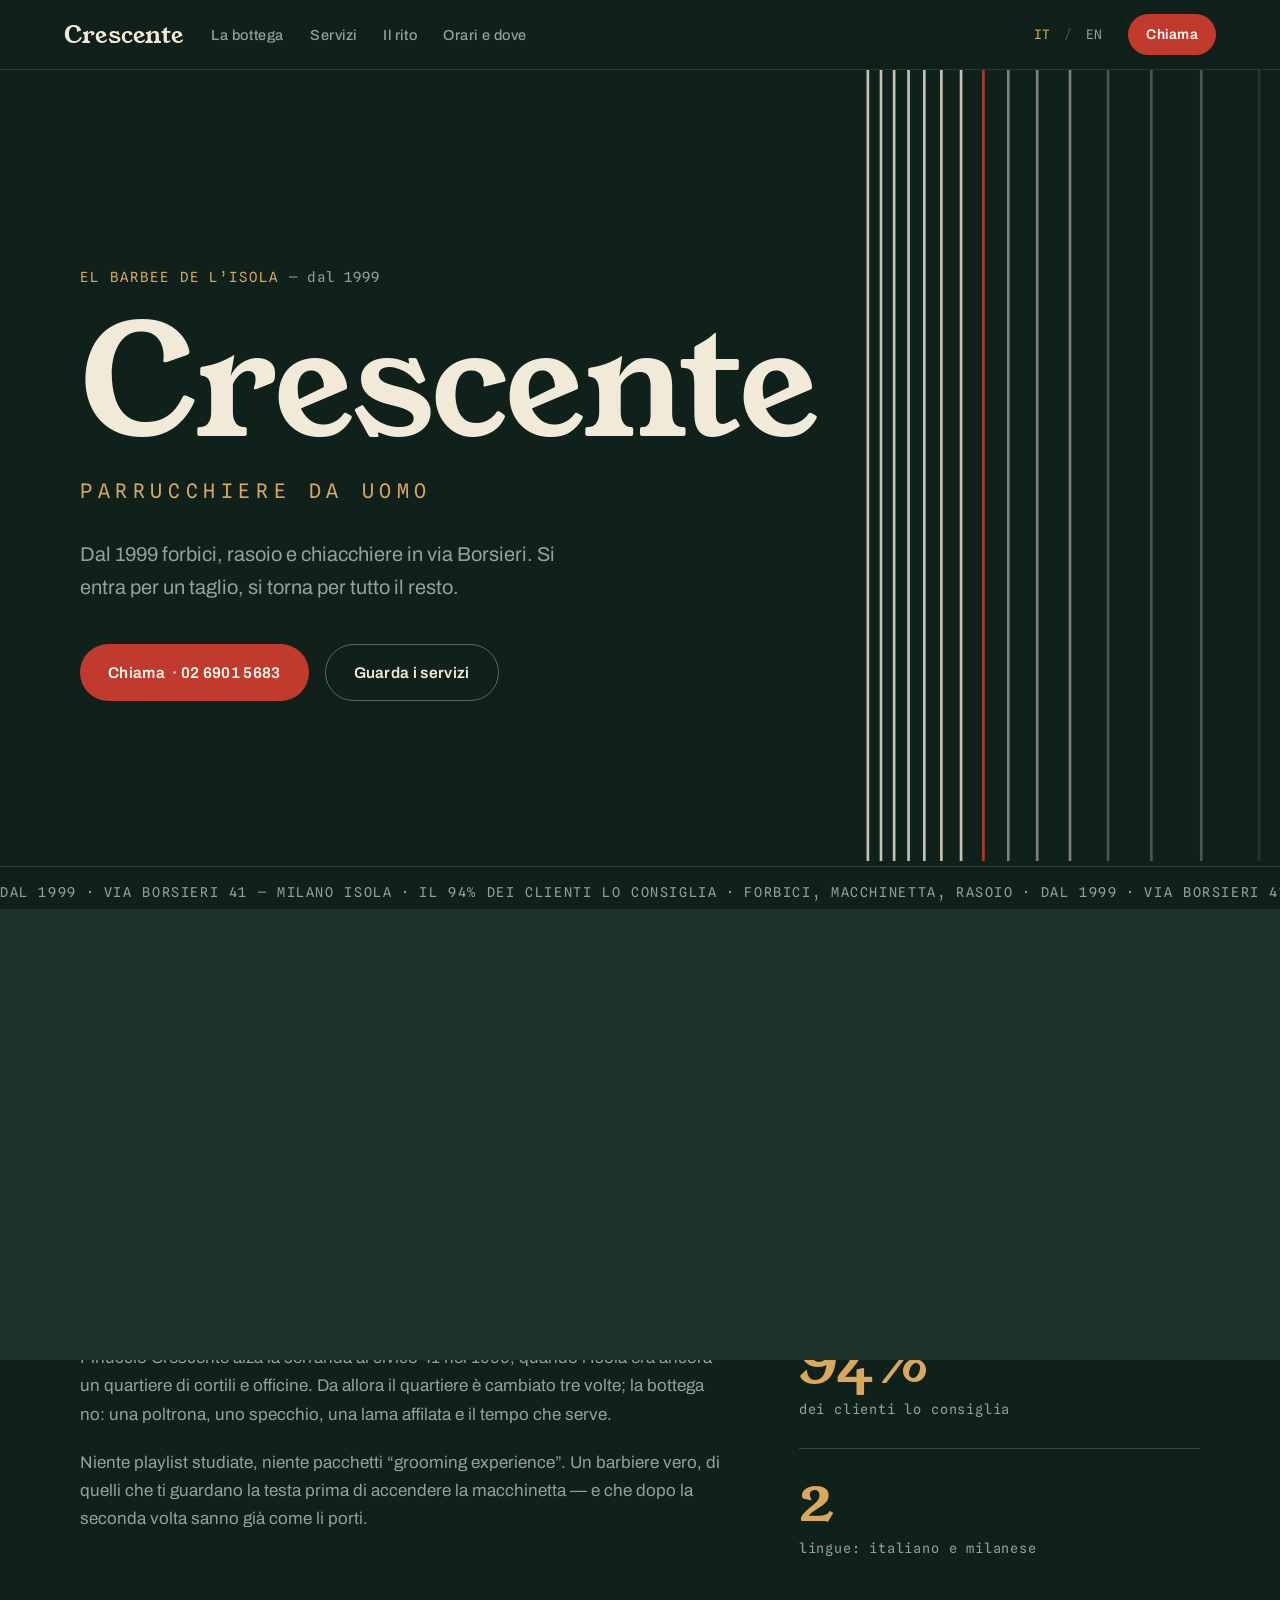
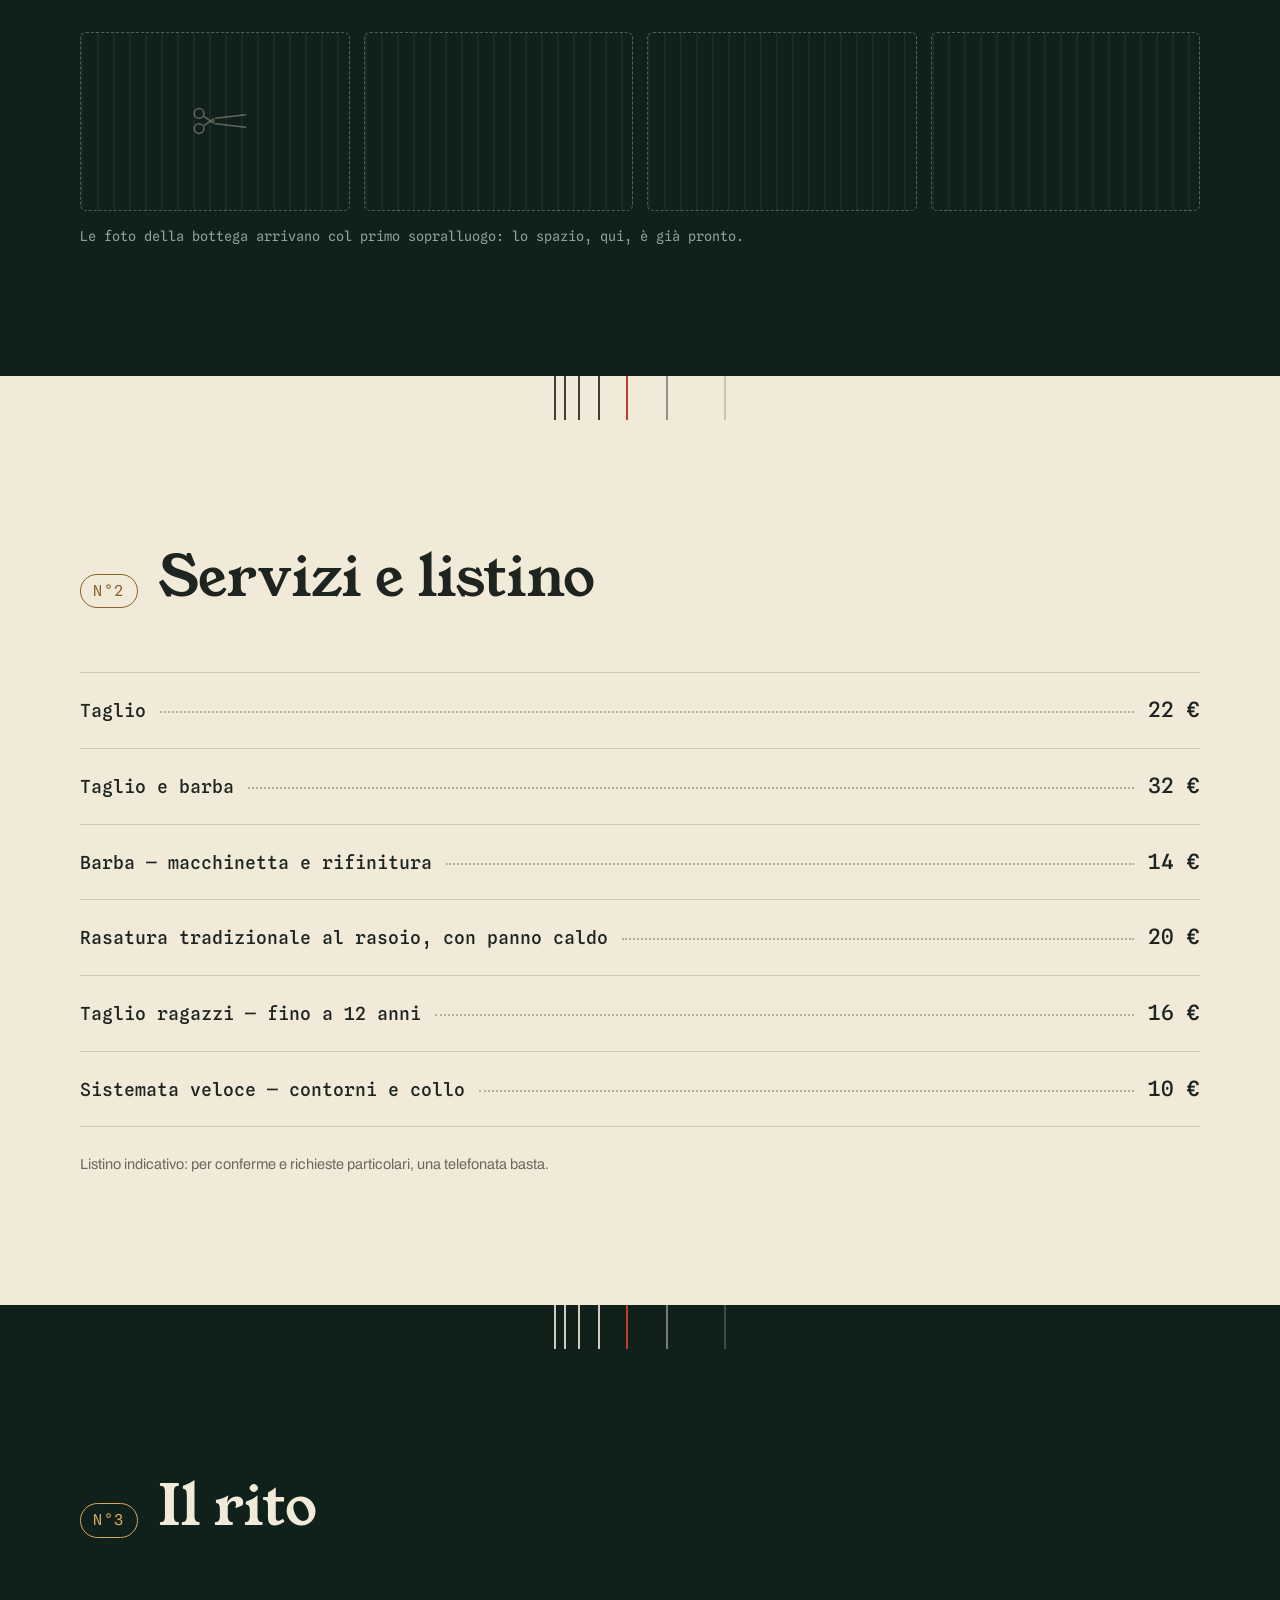
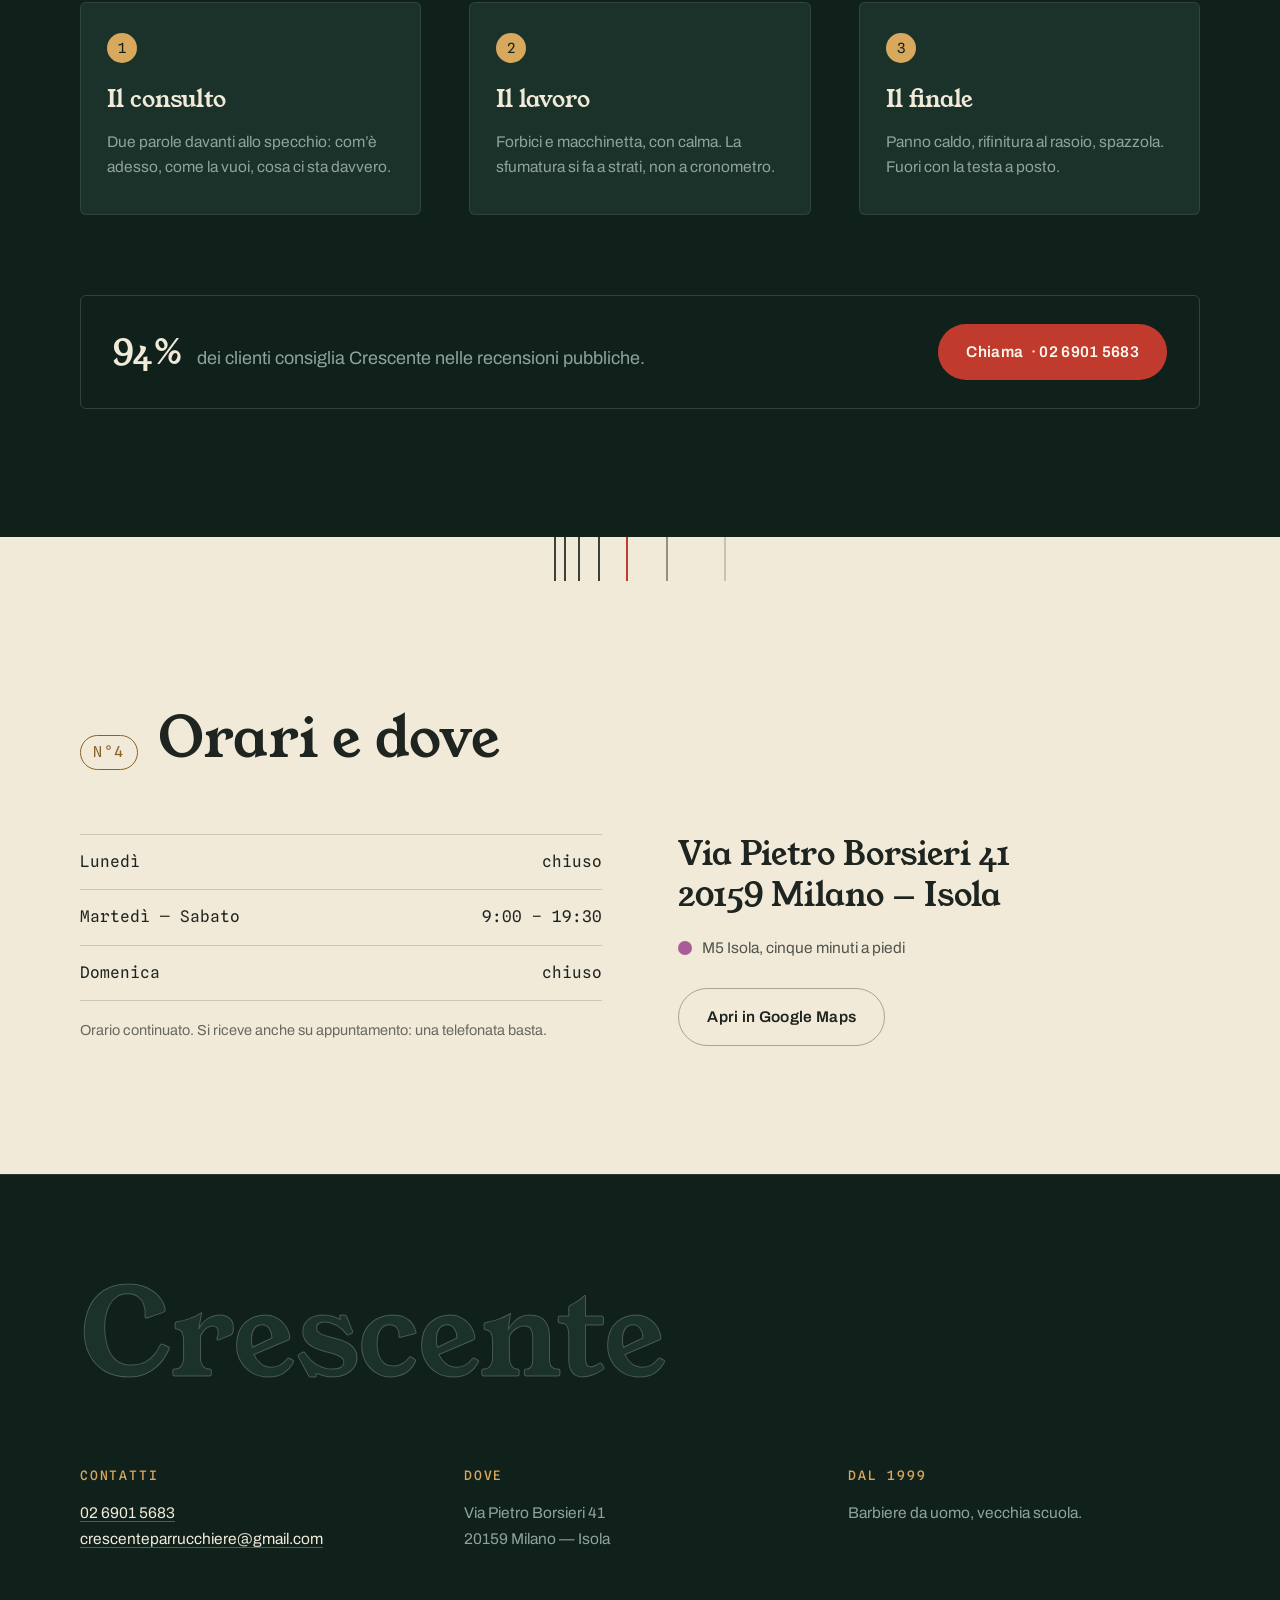
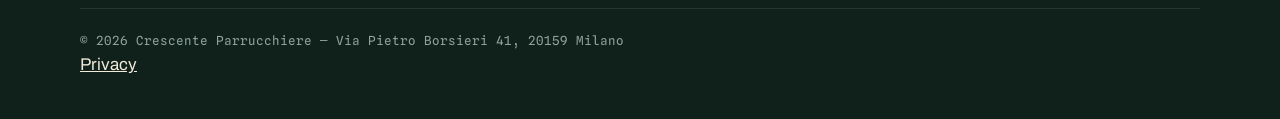
<file: index.html>
<!DOCTYPE html>
<html lang="it">
<head>
  <meta charset="UTF-8">
  <meta name="viewport" content="width=device-width, initial-scale=1.0">
  <meta name="robots" content="noindex">
  <title>Crescente Parrucchiere — Barbiere a Milano Isola dal 1999</title>
  <meta name="description" content="Crescente Parrucchiere: barbiere da uomo in via Borsieri 41, quartiere Isola, Milano, dal 1999. Tagli, barba e rasatura tradizionale al rasoio. Chiama lo 02 6901 5683.">
  <meta property="og:title" content="Crescente Parrucchiere — Barbiere a Milano Isola dal 1999">
  <meta property="og:description" content="Tagli, barba e rasatura tradizionale in via Borsieri 41, Milano Isola. Dal 1999.">
  <meta property="og:type" content="website">
  <meta property="og:locale" content="it_IT">
  <meta property="og:url" content="https://rotenzark.github.io/crescente-parrucchiere/">
  <meta property="og:image" content="https://rotenzark.github.io/crescente-parrucchiere/og-image.png">
  <link rel="canonical" href="https://rotenzark.github.io/crescente-parrucchiere/">
  <meta name="theme-color" content="#10201B">
  <link rel="icon" href="favicon.svg?v=1" type="image/svg+xml">
  <link rel="stylesheet" href="fonts/fonts.css?v=1">
  <link rel="stylesheet" href="css/style.css?v=3">
  <script type="application/ld+json">
  {
    "@context": "https://schema.org",
    "@type": "BarberShop",
    "name": "Crescente Parrucchiere",
    "alternateName": "Crescente Parrucchiere di Pinuccio Crescente",
    "description": "Barbiere da uomo nel quartiere Isola a Milano dal 1999: tagli, barba e rasatura tradizionale al rasoio.",
    "telephone": "+390269015683",
    "email": "crescenteparrucchiere@gmail.com",
    "foundingDate": "1999",
    "priceRange": "€€",
    "address": {
      "@type": "PostalAddress",
      "streetAddress": "Via Pietro Borsieri 41",
      "addressLocality": "Milano",
      "postalCode": "20159",
      "addressRegion": "MI",
      "addressCountry": "IT"
    },
    "areaServed": "Milano Isola",
    "url": "https://rotenzark.github.io/crescente-parrucchiere/",
    "image": "https://rotenzark.github.io/crescente-parrucchiere/og-image.png",
    "hasMap": "https://www.google.com/maps/search/?api=1&query=Via+Pietro+Borsieri+41%2C+20159+Milano",
    "openingHoursSpecification": [
      { "@type": "OpeningHoursSpecification", "dayOfWeek": ["Tuesday","Wednesday","Thursday","Friday","Saturday"], "opens": "09:00", "closes": "19:30" }
    ]
  }
  </script>
</head>
<body>

  <div class="intro" id="intro" aria-hidden="true">
    <div class="intro-half intro-top"></div>
    <div class="intro-half intro-bottom"></div>
    <div class="intro-cut">
      <span class="intro-line"></span>
      <svg class="intro-scissors" viewBox="-44 -26 92 52" fill="none" stroke-width="2.6" stroke-linecap="round" focusable="false">
        <g class="intro-blade intro-blade-a">
          <line x1="3" y1="0" x2="46" y2="0"/>
          <line x1="0" y1="0" x2="-13" y2="8"/>
          <circle cx="-21" cy="13" r="7.5" stroke-width="2.4"/>
        </g>
        <g class="intro-blade intro-blade-b">
          <line x1="3" y1="0" x2="46" y2="0"/>
          <line x1="0" y1="0" x2="-13" y2="-8"/>
          <circle cx="-21" cy="-13" r="7.5" stroke-width="2.4"/>
        </g>
        <circle class="intro-pivot" cx="0" cy="0" r="2.4"/>
      </svg>
    </div>
  </div>
  <noscript><style>.intro { display: none; }</style></noscript>

  <a class="skip-link" href="#top" data-i18n="skip">Salta al contenuto</a>

  <header class="topbar">
    <a class="wordmark" href="#top" aria-label="Crescente Parrucchiere — torna su" data-i18n-aria="aria_top">Crescente</a>
    <nav class="nav" aria-label="Navigazione principale" data-i18n-aria="aria_nav">
      <button class="nav-toggle" aria-expanded="false" aria-controls="nav-menu">
        <span class="nav-toggle-bar" aria-hidden="true"></span>
        <span data-i18n="menu">Menu</span>
      </button>
      <ul class="nav-menu" id="nav-menu">
        <li><a href="#bottega" data-i18n="nav_shop">La bottega</a></li>
        <li><a href="#servizi" data-i18n="nav_services">Servizi</a></li>
        <li><a href="#rito" data-i18n="nav_ritual">Il rito</a></li>
        <li><a href="#orari" data-i18n="nav_hours">Orari e dove</a></li>
      </ul>
    </nav>
    <div class="topbar-actions">
      <div class="lang-switch" role="group" aria-label="Lingua / Language">
        <button class="lang-btn is-active" data-lang="it" aria-pressed="true">IT</button>
        <span class="lang-sep" aria-hidden="true">/</span>
        <button class="lang-btn" data-lang="en" aria-pressed="false">EN</button>
      </div>
      <a class="btn btn-call btn-small" href="tel:+390269015683">
        <span data-i18n="call_short">Chiama</span>
      </a>
    </div>
  </header>

  <main id="top">

    <!-- ============ HERO ============ -->
    <section class="hero">
      <div class="hero-inner">
        <p class="eyebrow">
          <span lang="lmo">El barbee de l’Isola</span>
          <span class="eyebrow-note" data-i18n="dialect_note">— dal 1999</span>
        </p>
        <h1 class="hero-title">Crescente</h1>
        <p class="hero-sub" data-i18n="hero_sub">Parrucchiere da uomo</p>
        <p class="hero-lead" data-i18n="hero_lead">Dal 1999 forbici, rasoio e chiacchiere in via Borsieri. Si entra per un taglio, si torna per tutto il resto.</p>
        <div class="hero-cta">
          <a class="btn btn-call" href="tel:+390269015683">
            <span data-i18n="call_cta">Chiama</span>&nbsp;· 02 6901 5683
          </a>
          <a class="btn btn-ghost" href="#servizi" data-i18n="see_services">Guarda i servizi</a>
        </div>
      </div>
      <div class="hero-fade" aria-hidden="true">
        <svg viewBox="0 0 320 520" preserveAspectRatio="none" focusable="false">
          <g stroke-width="2" opacity="0.9">
            <line x1="6"   y1="0" x2="6"   y2="520"/>
            <line x1="16"  y1="0" x2="16"  y2="520"/>
            <line x1="26"  y1="0" x2="26"  y2="520"/>
            <line x1="37"  y1="0" x2="37"  y2="520"/>
            <line x1="49"  y1="0" x2="49"  y2="520"/>
            <line x1="62"  y1="0" x2="62"  y2="520"/>
            <line x1="77"  y1="0" x2="77"  y2="520"/>
          </g>
          <line class="fade-red" x1="94" y1="0" x2="94" y2="520" stroke-width="2"/>
          <g stroke-width="2" opacity="0.55">
            <line x1="113" y1="0" x2="113" y2="520"/>
            <line x1="135" y1="0" x2="135" y2="520"/>
            <line x1="160" y1="0" x2="160" y2="520"/>
          </g>
          <g stroke-width="2" opacity="0.3">
            <line x1="189" y1="0" x2="189" y2="520"/>
            <line x1="222" y1="0" x2="222" y2="520"/>
            <line x1="260" y1="0" x2="260" y2="520"/>
          </g>
          <line x1="304" y1="0" x2="304" y2="520" stroke-width="2" opacity="0.12"/>
        </svg>
      </div>
      <div class="marquee" aria-hidden="true">
        <div class="marquee-track">
          <span class="marquee-content" data-i18n="marquee">Dal 1999&ensp;·&ensp;Via Borsieri 41 — Milano Isola&ensp;·&ensp;Il 94% dei clienti lo consiglia&ensp;·&ensp;Forbici, macchinetta, rasoio&ensp;·&ensp;</span><span class="marquee-content" data-i18n="marquee2">Dal 1999&ensp;·&ensp;Via Borsieri 41 — Milano Isola&ensp;·&ensp;Il 94% dei clienti lo consiglia&ensp;·&ensp;Forbici, macchinetta, rasoio&ensp;·&ensp;</span>
        </div>
      </div>
    </section>

    <!-- ============ LA BOTTEGA ============ -->
    <section class="section section-dark" id="bottega">
      <div class="section-head">
        <span class="section-no">N°1</span>
        <h2 data-i18n="shop_title">La bottega</h2>
      </div>
      <div class="split">
        <div class="split-main">
          <p class="pull" data-i18n="shop_pull">Prima del Bosco Verticale, prima dei dehors: in via Borsieri c’era già Crescente.</p>
          <p data-i18n="shop_p1">Pinuccio Crescente alza la serranda al civico 41 nel 1999, quando l’Isola era ancora un quartiere di cortili e officine. Da allora il quartiere è cambiato tre volte; la bottega no: una poltrona, uno specchio, una lama affilata e il tempo che serve.</p>
          <p data-i18n="shop_p2">Niente playlist studiate, niente pacchetti “grooming experience”. Un barbiere vero, di quelli che ti guardano la testa prima di accendere la macchinetta — e che dopo la seconda volta sanno già come li porti.</p>
        </div>
        <aside class="split-side">
          <div class="stat">
            <span class="stat-num" data-years-since="1999">27</span>
            <span class="stat-label" data-i18n="stat1">anni in via Borsieri</span>
          </div>
          <div class="stat">
            <span class="stat-num">94%</span>
            <span class="stat-label" data-i18n="stat2">dei clienti lo consiglia</span>
          </div>
          <div class="stat">
            <span class="stat-num">2</span>
            <span class="stat-label" data-i18n="stat3">lingue: italiano e milanese</span>
          </div>
        </aside>
      </div>
      <div class="gallery-attesa" aria-hidden="true">
        <div class="g-slot">
          <svg viewBox="-44 -26 92 52" fill="none" stroke-width="2.4" stroke-linecap="round"><g><line x1="3" y1="-4" x2="46" y2="-9"/><line x1="0" y1="-3" x2="-13" y2="6"/><circle cx="-21" cy="11" r="7" stroke-width="2.2"/></g><g><line x1="3" y1="4" x2="46" y2="9"/><line x1="0" y1="3" x2="-13" y2="-6"/><circle cx="-21" cy="-11" r="7" stroke-width="2.2"/></g><circle class="g-slot-pivot" cx="0" cy="0" r="2"/></svg>
        </div>
        <div class="g-slot"></div>
        <div class="g-slot"></div>
        <div class="g-slot"></div>
      </div>
      <p class="gallery-note" data-i18n="g_note">Le foto della bottega arrivano col primo sopralluogo: lo spazio, qui, è già pronto.</p>
    </section>

    <div class="divider" aria-hidden="true"><span></span><span></span><span></span><span></span><span class="d-red"></span><span></span><span></span></div>

    <!-- ============ SERVIZI ============ -->
    <section class="section section-cream" id="servizi">
      <div class="section-head">
        <span class="section-no">N°2</span>
        <h2 data-i18n="services_title">Servizi e listino</h2>
      </div>
      <ul class="ledger">
        <li class="ledger-row">
          <span class="ledger-name" data-i18n="s1">Taglio</span>
          <span class="ledger-dots" aria-hidden="true"></span>
          <span class="ledger-price">22&nbsp;€</span>
        </li>
        <li class="ledger-row">
          <span class="ledger-name" data-i18n="s2">Taglio e barba</span>
          <span class="ledger-dots" aria-hidden="true"></span>
          <span class="ledger-price">32&nbsp;€</span>
        </li>
        <li class="ledger-row">
          <span class="ledger-name" data-i18n="s3">Barba — macchinetta e rifinitura</span>
          <span class="ledger-dots" aria-hidden="true"></span>
          <span class="ledger-price">14&nbsp;€</span>
        </li>
        <li class="ledger-row">
          <span class="ledger-name" data-i18n="s4">Rasatura tradizionale al rasoio, con panno caldo</span>
          <span class="ledger-dots" aria-hidden="true"></span>
          <span class="ledger-price">20&nbsp;€</span>
        </li>
        <li class="ledger-row">
          <span class="ledger-name" data-i18n="s5">Taglio ragazzi — fino a 12 anni</span>
          <span class="ledger-dots" aria-hidden="true"></span>
          <span class="ledger-price">16&nbsp;€</span>
        </li>
        <li class="ledger-row">
          <span class="ledger-name" data-i18n="s6">Sistemata veloce — contorni e collo</span>
          <span class="ledger-dots" aria-hidden="true"></span>
          <span class="ledger-price">10&nbsp;€</span>
        </li>
      </ul>
      <p class="ledger-note" data-i18n="services_note">Listino indicativo: per conferme e richieste particolari, una telefonata basta.</p>
    </section>

    <div class="divider divider-on-dark" aria-hidden="true"><span></span><span></span><span></span><span></span><span class="d-red"></span><span></span><span></span></div>

    <!-- ============ IL RITO ============ -->
    <section class="section section-dark" id="rito">
      <div class="section-head">
        <span class="section-no">N°3</span>
        <h2 data-i18n="ritual_title">Il rito</h2>
      </div>
      <ol class="steps">
        <li class="step">
          <span class="step-no">1</span>
          <h3 data-i18n="r1_t">Il consulto</h3>
          <p data-i18n="r1_p">Due parole davanti allo specchio: com’è adesso, come la vuoi, cosa ci sta davvero.</p>
        </li>
        <li class="step">
          <span class="step-no">2</span>
          <h3 data-i18n="r2_t">Il lavoro</h3>
          <p data-i18n="r2_p">Forbici e macchinetta, con calma. La sfumatura si fa a strati, non a cronometro.</p>
        </li>
        <li class="step">
          <span class="step-no">3</span>
          <h3 data-i18n="r3_t">Il finale</h3>
          <p data-i18n="r3_p">Panno caldo, rifinitura al rasoio, spazzola. Fuori con la testa a posto.</p>
        </li>
      </ol>
      <div class="review-band">
        <p class="review-stat"><strong>94%</strong> <span data-i18n="review_txt">dei clienti consiglia Crescente nelle recensioni pubbliche.</span></p>
        <a class="btn btn-call" href="tel:+390269015683"><span data-i18n="call_cta">Chiama</span>&nbsp;· 02 6901 5683</a>
      </div>
    </section>

    <div class="divider" aria-hidden="true"><span></span><span></span><span></span><span></span><span class="d-red"></span><span></span><span></span></div>

    <!-- ============ ORARI E DOVE ============ -->
    <section class="section section-cream" id="orari">
      <div class="section-head">
        <span class="section-no">N°4</span>
        <h2 data-i18n="hours_title">Orari e dove</h2>
      </div>
      <div class="split split-even">
        <div class="hours">
          <table class="hours-table">
            <caption class="visually-hidden" data-i18n="hours_caption">Orari di apertura</caption>
            <tbody>
              <tr><th scope="row" data-i18n="mon">Lunedì</th><td data-i18n="closed">chiuso</td></tr>
              <tr><th scope="row" data-i18n="tue_sat">Martedì — Sabato</th><td>9:00 – 19:30</td></tr>
              <tr><th scope="row" data-i18n="sun">Domenica</th><td data-i18n="closed2">chiuso</td></tr>
            </tbody>
          </table>
          <p class="hours-note" data-i18n="hours_note">Orario continuato. Si riceve anche su appuntamento: una telefonata basta.</p>
        </div>
        <div class="where">
          <address class="where-address">
            Via Pietro Borsieri 41<br>
            20159 Milano — Isola
          </address>
          <p class="where-metro"><span class="metro-dot" aria-hidden="true"></span> <span data-i18n="metro">M5 Isola, cinque minuti a piedi</span></p>
          <a class="btn btn-ghost btn-on-cream" href="https://www.google.com/maps/search/?api=1&query=Via+Pietro+Borsieri+41%2C+20159+Milano" target="_blank" rel="noopener" data-i18n="maps">Apri in Google Maps</a>
        </div>
      </div>
    </section>

  </main>

  <!-- ============ FOOTER ============ -->
  <footer class="footer">
    <p class="footer-wordmark" aria-hidden="true">Crescente</p>
    <div class="footer-cols">
      <div>
        <h3 data-i18n="f_contacts">Contatti</h3>
        <p><a href="tel:+390269015683">02 6901 5683</a></p>
        <p><a href="mailto:crescenteparrucchiere@gmail.com">crescenteparrucchiere@gmail.com</a></p>
      </div>
      <div>
        <h3 data-i18n="f_where">Dove</h3>
        <p>Via Pietro Borsieri 41<br>20159 Milano — Isola</p>
      </div>
      <div>
        <h3 data-i18n="f_since">Dal 1999</h3>
        <p data-i18n="f_line">Barbiere da uomo, vecchia scuola.</p>
      </div>
    </div>
    <p class="footer-legal">© <span data-current-year>2026</span> Crescente Parrucchiere — Via Pietro Borsieri 41, 20159 Milano</p>
    <p class="privacy-link"><a href="privacy.html">Privacy</a></p>
</footer>

  <script src="js/main.js?v=4"></script>
</body>
</html>
</file>
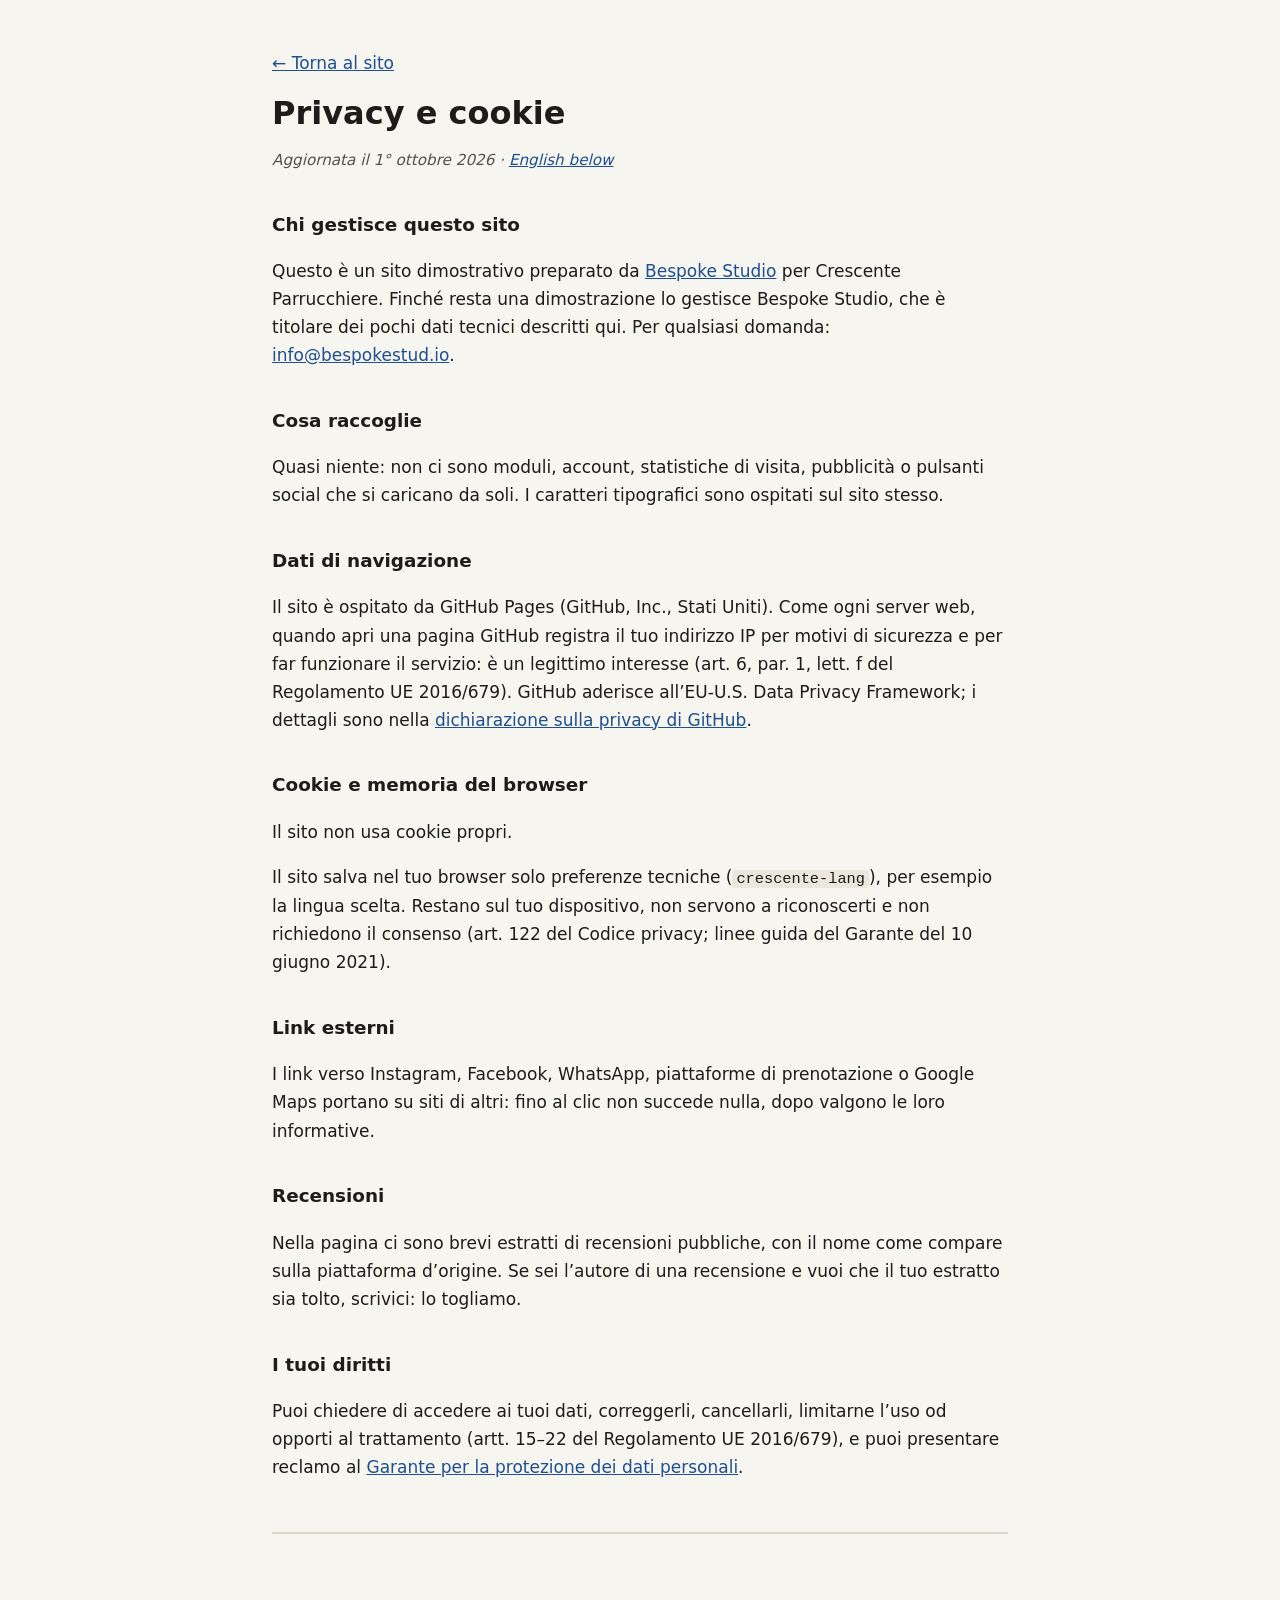
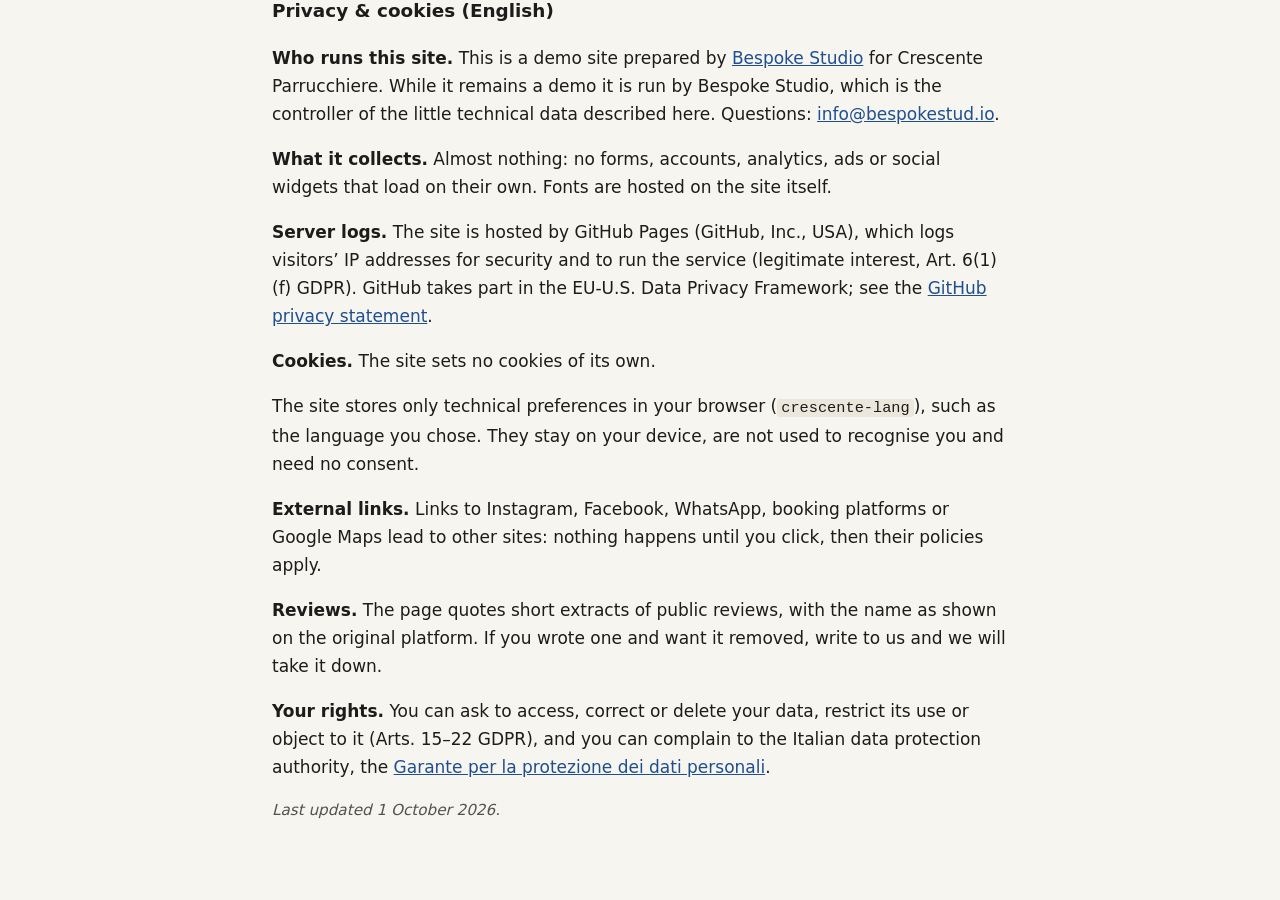
<file: privacy.html>
<!DOCTYPE html>
<html lang="it">
<head>
  <meta charset="UTF-8">
  <meta name="viewport" content="width=device-width, initial-scale=1.0">
  <meta name="robots" content="noindex">
  <title>Privacy e cookie · Crescente Parrucchiere</title>
  <meta name="description" content="Informativa privacy e cookie del sito Crescente Parrucchiere.">
  <style>
    body { margin: 0; background: #f7f5f0; color: #1d1c1a; font: 17px/1.65 system-ui, -apple-system, "Segoe UI", Roboto, sans-serif; }
    main { max-width: 46rem; margin: 0 auto; padding: 32px 20px 64px; }
    h1 { font-size: 2rem; line-height: 1.2; margin: 0.4em 0 0.2em; }
    h2 { font-size: 1.15rem; margin: 2em 0 0.4em; }
    a { color: #1f4f8f; }
    .data { color: #55524c; font-style: italic; font-size: 0.95rem; }
    .en { margin-top: 3em; padding-top: 1.5em; border-top: 2px solid #ddd8cc; }
    code { font-size: 0.9em; background: #ebe7dc; padding: 0 4px; border-radius: 3px; }
  </style>
</head>
<body>
<main>
  <p><a href="index.html">← Torna al sito</a></p>
  <h1>Privacy e cookie</h1>
  <p class="data">Aggiornata il 1° ottobre 2026 · <a href="#english" lang="en">English below</a></p>
  <h2>Chi gestisce questo sito</h2>
  <p>Questo è un sito dimostrativo preparato da <a href="https://bespokestud.io" rel="noopener">Bespoke Studio</a> per Crescente Parrucchiere. Finché resta una dimostrazione lo gestisce Bespoke Studio, che è titolare dei pochi dati tecnici descritti qui. Per qualsiasi domanda: <a href="mailto:info@bespokestud.io">info@bespokestud.io</a>.</p>
  <h2>Cosa raccoglie</h2>
  <p>Quasi niente: non ci sono moduli, account, statistiche di visita, pubblicità o pulsanti social che si caricano da soli. I caratteri tipografici sono ospitati sul sito stesso.</p>
  <h2>Dati di navigazione</h2>
  <p>Il sito è ospitato da GitHub Pages (GitHub, Inc., Stati Uniti). Come ogni server web, quando apri una pagina GitHub registra il tuo indirizzo IP per motivi di sicurezza e per far funzionare il servizio: è un legittimo interesse (art. 6, par. 1, lett. f del Regolamento UE 2016/679). GitHub aderisce all’EU-U.S. Data Privacy Framework; i dettagli sono nella <a href="https://docs.github.com/site-policy/privacy-policies/github-general-privacy-statement" rel="noopener">dichiarazione sulla privacy di GitHub</a>.</p>
  
  <h2>Cookie e memoria del browser</h2>
  <p>Il sito non usa cookie propri.</p>
  <p>Il sito salva nel tuo browser solo preferenze tecniche (<code>crescente-lang</code>), per esempio la lingua scelta. Restano sul tuo dispositivo, non servono a riconoscerti e non richiedono il consenso (art. 122 del Codice privacy; linee guida del Garante del 10 giugno 2021).</p>
  
  <h2>Link esterni</h2>
  <p>I link verso Instagram, Facebook, WhatsApp, piattaforme di prenotazione o Google Maps portano su siti di altri: fino al clic non succede nulla, dopo valgono le loro informative.</p>
  <h2>Recensioni</h2>
  <p>Nella pagina ci sono brevi estratti di recensioni pubbliche, con il nome come compare sulla piattaforma d’origine. Se sei l’autore di una recensione e vuoi che il tuo estratto sia tolto, scrivici: lo togliamo.</p>
  <h2>I tuoi diritti</h2>
  <p>Puoi chiedere di accedere ai tuoi dati, correggerli, cancellarli, limitarne l’uso od opporti al trattamento (artt. 15–22 del Regolamento UE 2016/679), e puoi presentare reclamo al <a href="https://www.garanteprivacy.it" rel="noopener">Garante per la protezione dei dati personali</a>.</p>
  <div class="en" id="english" lang="en">
    <h2>Privacy &amp; cookies (English)</h2>
    <p><strong>Who runs this site.</strong> This is a demo site prepared by <a href="https://bespokestud.io" rel="noopener">Bespoke Studio</a> for Crescente Parrucchiere. While it remains a demo it is run by Bespoke Studio, which is the controller of the little technical data described here. Questions: <a href="mailto:info@bespokestud.io">info@bespokestud.io</a>.</p>
    <p><strong>What it collects.</strong> Almost nothing: no forms, accounts, analytics, ads or social widgets that load on their own. Fonts are hosted on the site itself.</p>
    <p><strong>Server logs.</strong> The site is hosted by GitHub Pages (GitHub, Inc., USA), which logs visitors’ IP addresses for security and to run the service (legitimate interest, Art. 6(1)(f) GDPR). GitHub takes part in the EU-U.S. Data Privacy Framework; see the <a href="https://docs.github.com/site-policy/privacy-policies/github-general-privacy-statement" rel="noopener">GitHub privacy statement</a>.</p>
    
    <p><strong>Cookies.</strong> The site sets no cookies of its own.</p>
    <p>The site stores only technical preferences in your browser (<code>crescente-lang</code>), such as the language you chose. They stay on your device, are not used to recognise you and need no consent.</p>
    
    <p><strong>External links.</strong> Links to Instagram, Facebook, WhatsApp, booking platforms or Google Maps lead to other sites: nothing happens until you click, then their policies apply.</p>
    <p><strong>Reviews.</strong> The page quotes short extracts of public reviews, with the name as shown on the original platform. If you wrote one and want it removed, write to us and we will take it down.</p>
    <p><strong>Your rights.</strong> You can ask to access, correct or delete your data, restrict its use or object to it (Arts. 15–22 GDPR), and you can complain to the Italian data protection authority, the <a href="https://www.garanteprivacy.it" rel="noopener">Garante per la protezione dei dati personali</a>.</p>
    <p class="data">Last updated 1 October 2026.</p>
  </div>
</main>
</body>
</html>
</file>
<file: fonts/fonts.css>
/* Caratteri ospitati sul sito: nessuna richiesta a Google Fonts o Fontshare (giro privacy 1/10/2026). Licenze in LICENSE.txt. */
/* vietnamese */
@font-face {
  font-family: 'Archivo';
  font-style: normal;
  font-weight: 400;
  font-stretch: 100%;
  font-display: swap;
  src: url(archivo-v25-k3kPo8UDI-1M0wlSV9XAw6lQkqWY8Q82sLySOxK-vA.woff2) format('woff2');
  unicode-range: U+0102-0103, U+0110-0111, U+0128-0129, U+0168-0169, U+01A0-01A1, U+01AF-01B0, U+0300-0301, U+0303-0304, U+0308-0309, U+0323, U+0329, U+1EA0-1EF9, U+20AB;
}
/* latin-ext */
@font-face {
  font-family: 'Archivo';
  font-style: normal;
  font-weight: 400;
  font-stretch: 100%;
  font-display: swap;
  src: url(archivo-v25-k3kPo8UDI-1M0wlSV9XAw6lQkqWY8Q82sLyTOxK-vA.woff2) format('woff2');
  unicode-range: U+0100-02BA, U+02BD-02C5, U+02C7-02CC, U+02CE-02D7, U+02DD-02FF, U+0304, U+0308, U+0329, U+1D00-1DBF, U+1E00-1E9F, U+1EF2-1EFF, U+2020, U+20A0-20AB, U+20AD-20C0, U+2113, U+2C60-2C7F, U+A720-A7FF;
}
/* latin */
@font-face {
  font-family: 'Archivo';
  font-style: normal;
  font-weight: 400;
  font-stretch: 100%;
  font-display: swap;
  src: url(archivo-v25-k3kPo8UDI-1M0wlSV9XAw6lQkqWY8Q82sLydOxI.woff2) format('woff2');
  unicode-range: U+0000-00FF, U+0131, U+0152-0153, U+02BB-02BC, U+02C6, U+02DA, U+02DC, U+0304, U+0308, U+0329, U+2000-206F, U+20AC, U+2122, U+2191, U+2193, U+2212, U+2215, U+FEFF, U+FFFD;
}
/* vietnamese */
@font-face {
  font-family: 'Archivo';
  font-style: normal;
  font-weight: 500;
  font-stretch: 100%;
  font-display: swap;
  src: url(archivo-v25-k3kPo8UDI-1M0wlSV9XAw6lQkqWY8Q82sLySOxK-vA.woff2) format('woff2');
  unicode-range: U+0102-0103, U+0110-0111, U+0128-0129, U+0168-0169, U+01A0-01A1, U+01AF-01B0, U+0300-0301, U+0303-0304, U+0308-0309, U+0323, U+0329, U+1EA0-1EF9, U+20AB;
}
/* latin-ext */
@font-face {
  font-family: 'Archivo';
  font-style: normal;
  font-weight: 500;
  font-stretch: 100%;
  font-display: swap;
  src: url(archivo-v25-k3kPo8UDI-1M0wlSV9XAw6lQkqWY8Q82sLyTOxK-vA.woff2) format('woff2');
  unicode-range: U+0100-02BA, U+02BD-02C5, U+02C7-02CC, U+02CE-02D7, U+02DD-02FF, U+0304, U+0308, U+0329, U+1D00-1DBF, U+1E00-1E9F, U+1EF2-1EFF, U+2020, U+20A0-20AB, U+20AD-20C0, U+2113, U+2C60-2C7F, U+A720-A7FF;
}
/* latin */
@font-face {
  font-family: 'Archivo';
  font-style: normal;
  font-weight: 500;
  font-stretch: 100%;
  font-display: swap;
  src: url(archivo-v25-k3kPo8UDI-1M0wlSV9XAw6lQkqWY8Q82sLydOxI.woff2) format('woff2');
  unicode-range: U+0000-00FF, U+0131, U+0152-0153, U+02BB-02BC, U+02C6, U+02DA, U+02DC, U+0304, U+0308, U+0329, U+2000-206F, U+20AC, U+2122, U+2191, U+2193, U+2212, U+2215, U+FEFF, U+FFFD;
}
/* vietnamese */
@font-face {
  font-family: 'Archivo';
  font-style: normal;
  font-weight: 600;
  font-stretch: 100%;
  font-display: swap;
  src: url(archivo-v25-k3kPo8UDI-1M0wlSV9XAw6lQkqWY8Q82sLySOxK-vA.woff2) format('woff2');
  unicode-range: U+0102-0103, U+0110-0111, U+0128-0129, U+0168-0169, U+01A0-01A1, U+01AF-01B0, U+0300-0301, U+0303-0304, U+0308-0309, U+0323, U+0329, U+1EA0-1EF9, U+20AB;
}
/* latin-ext */
@font-face {
  font-family: 'Archivo';
  font-style: normal;
  font-weight: 600;
  font-stretch: 100%;
  font-display: swap;
  src: url(archivo-v25-k3kPo8UDI-1M0wlSV9XAw6lQkqWY8Q82sLyTOxK-vA.woff2) format('woff2');
  unicode-range: U+0100-02BA, U+02BD-02C5, U+02C7-02CC, U+02CE-02D7, U+02DD-02FF, U+0304, U+0308, U+0329, U+1D00-1DBF, U+1E00-1E9F, U+1EF2-1EFF, U+2020, U+20A0-20AB, U+20AD-20C0, U+2113, U+2C60-2C7F, U+A720-A7FF;
}
/* latin */
@font-face {
  font-family: 'Archivo';
  font-style: normal;
  font-weight: 600;
  font-stretch: 100%;
  font-display: swap;
  src: url(archivo-v25-k3kPo8UDI-1M0wlSV9XAw6lQkqWY8Q82sLydOxI.woff2) format('woff2');
  unicode-range: U+0000-00FF, U+0131, U+0152-0153, U+02BB-02BC, U+02C6, U+02DA, U+02DC, U+0304, U+0308, U+0329, U+2000-206F, U+20AC, U+2122, U+2191, U+2193, U+2212, U+2215, U+FEFF, U+FFFD;
}
/* latin-ext */
@font-face {
  font-family: 'Spline Sans Mono';
  font-style: normal;
  font-weight: 400;
  font-display: swap;
  src: url(splinesansmono-v13-R70BjzAei_CDNLfgZxrW6wrZOF2WX5yZmF2a.woff2) format('woff2');
  unicode-range: U+0100-02BA, U+02BD-02C5, U+02C7-02CC, U+02CE-02D7, U+02DD-02FF, U+0304, U+0308, U+0329, U+1D00-1DBF, U+1E00-1E9F, U+1EF2-1EFF, U+2020, U+20A0-20AB, U+20AD-20C0, U+2113, U+2C60-2C7F, U+A720-A7FF;
}
/* latin */
@font-face {
  font-family: 'Spline Sans Mono';
  font-style: normal;
  font-weight: 400;
  font-display: swap;
  src: url(splinesansmono-v13-R70BjzAei_CDNLfgZxrW6wrZOF2WX5KZmA.woff2) format('woff2');
  unicode-range: U+0000-00FF, U+0131, U+0152-0153, U+02BB-02BC, U+02C6, U+02DA, U+02DC, U+0304, U+0308, U+0329, U+2000-206F, U+20AC, U+2122, U+2191, U+2193, U+2212, U+2215, U+FEFF, U+FFFD;
}
/* latin-ext */
@font-face {
  font-family: 'Spline Sans Mono';
  font-style: normal;
  font-weight: 500;
  font-display: swap;
  src: url(splinesansmono-v13-R70BjzAei_CDNLfgZxrW6wrZOF2WX5yZmF2a.woff2) format('woff2');
  unicode-range: U+0100-02BA, U+02BD-02C5, U+02C7-02CC, U+02CE-02D7, U+02DD-02FF, U+0304, U+0308, U+0329, U+1D00-1DBF, U+1E00-1E9F, U+1EF2-1EFF, U+2020, U+20A0-20AB, U+20AD-20C0, U+2113, U+2C60-2C7F, U+A720-A7FF;
}
/* latin */
@font-face {
  font-family: 'Spline Sans Mono';
  font-style: normal;
  font-weight: 500;
  font-display: swap;
  src: url(splinesansmono-v13-R70BjzAei_CDNLfgZxrW6wrZOF2WX5KZmA.woff2) format('woff2');
  unicode-range: U+0000-00FF, U+0131, U+0152-0153, U+02BB-02BC, U+02C6, U+02DA, U+02DC, U+0304, U+0308, U+0329, U+2000-206F, U+20AC, U+2122, U+2191, U+2193, U+2212, U+2215, U+FEFF, U+FFFD;
}
/* latin-ext */
@font-face {
  font-family: 'Young Serif';
  font-style: normal;
  font-weight: 400;
  font-display: swap;
  src: url(youngserif-v2-3qTpojO2nS2VtkB3KtkQZ1tz3kYoaQ.woff2) format('woff2');
  unicode-range: U+0100-02BA, U+02BD-02C5, U+02C7-02CC, U+02CE-02D7, U+02DD-02FF, U+0304, U+0308, U+0329, U+1D00-1DBF, U+1E00-1E9F, U+1EF2-1EFF, U+2020, U+20A0-20AB, U+20AD-20C0, U+2113, U+2C60-2C7F, U+A720-A7FF;
}
/* latin */
@font-face {
  font-family: 'Young Serif';
  font-style: normal;
  font-weight: 400;
  font-display: swap;
  src: url(youngserif-v2-3qTpojO2nS2VtkB3KtkQZ1t93kY.woff2) format('woff2');
  unicode-range: U+0000-00FF, U+0131, U+0152-0153, U+02BB-02BC, U+02C6, U+02DA, U+02DC, U+0304, U+0308, U+0329, U+2000-206F, U+20AC, U+2122, U+2191, U+2193, U+2212, U+2215, U+FEFF, U+FFFD;
}
</file>
<file: css/style.css>
/* ============================================================
   CRESCENTE PARRUCCHIERE — Milano Isola, dal 1999
   Palette: bottega vecchia scuola
   ============================================================ */

:root {
  --verde-bottega: #10201B;   /* fondo scuro principale */
  --verde-fumo:    #1B322B;   /* pannelli e superfici rialzate */
  --panna:         #F1EAD9;   /* testo su scuro / fondo sezioni chiare */
  --panna-scura:   #E7DEC8;   /* superfici su fondo panna */
  --ottone:        #C08B3E;   /* accenti, numerini, hover */
  --ottone-chiaro: #D8A85C;   /* accenti su fondo scuro */
  --rosso-pole:    #C03B2D;   /* SOLO per la CTA telefono e la riga rossa */
  --acciaio:       #8FA39B;   /* testo secondario su scuro */
  --inchiostro:    #1E241F;   /* testo su panna */

  --f-display: "Young Serif", "Georgia", serif;
  --f-body: "Archivo", "Helvetica Neue", Arial, sans-serif;
  --f-mono: "Spline Sans Mono", "Courier New", monospace;

  --maxw: 1120px;
  --pad: clamp(20px, 5vw, 64px);
}

* { margin: 0; padding: 0; box-sizing: border-box; }

html {
  scroll-padding-top: 70px;
}
@media (prefers-reduced-motion: no-preference) {
  html { scroll-behavior: smooth; }
}

body {
  font-family: var(--f-body);
  font-size: 17px;
  line-height: 1.65;
  background: var(--verde-bottega);
  color: var(--panna);
  -webkit-font-smoothing: antialiased;
}

::selection { background: var(--ottone); color: var(--verde-bottega); }

img, svg { display: block; max-width: 100%; }

a { color: inherit; }

:focus-visible {
  outline: 2px solid var(--ottone-chiaro);
  outline-offset: 3px;
  border-radius: 2px;
}
.section-cream :focus-visible {
  outline-color: var(--inchiostro);
}

.visually-hidden {
  position: absolute !important;
  width: 1px; height: 1px;
  overflow: hidden;
  clip: rect(0 0 0 0);
  white-space: nowrap;
}

.skip-link {
  position: absolute;
  top: -60px; left: 16px;
  z-index: 200;
  background: var(--panna);
  color: var(--inchiostro);
  padding: 10px 18px;
  font-weight: 600;
  text-decoration: none;
  transition: top 0.2s;
}
.skip-link:focus { top: 12px; }

/* ============ INTRO "IL TAGLIO" ============ */

.intro {
  position: fixed;
  inset: 0;
  z-index: 300;
}

body.intro-lock { overflow: hidden; }

.intro-half {
  position: absolute;
  left: 0;
  width: 100%;
  height: calc(50% + 1px);
  background: var(--verde-fumo);
  transition: transform 0.75s cubic-bezier(0.7, 0, 0.2, 1);
}
.intro-top {
  top: 0;
  border-bottom: 1px solid rgba(241, 234, 217, 0.22);
}
.intro-bottom { bottom: 0; }

.intro--open .intro-top { transform: translateY(-102%); }
.intro--open .intro-bottom { transform: translateY(102%); }

.intro-cut {
  position: absolute;
  top: 50%;
  left: 0;
  width: 100%;
  transition: opacity 0.25s;
}
.intro--open .intro-cut { opacity: 0; }

.intro-line {
  position: absolute;
  top: -1px;
  left: 0;
  width: 100%;
  height: 0;
  border-top: 2px dashed rgba(241, 234, 217, 0.5);
  clip-path: inset(-3px 100% -3px 0);
  animation: intro-cutline 1.5s cubic-bezier(0.65, 0, 0.35, 1) forwards;
}
@keyframes intro-cutline {
  to { clip-path: inset(-3px 0% -3px 0); }
}

.intro-scissors {
  position: absolute;
  top: -26px;
  left: 0;
  width: 92px;
  height: 52px;
  transform: translateX(-110px);
  animation: intro-travel 1.5s cubic-bezier(0.65, 0, 0.35, 1) forwards;
}
@keyframes intro-travel {
  to { transform: translateX(calc(100vw + 30px)); }
}

.intro-scissors line,
.intro-scissors g circle { stroke: var(--panna); }
.intro-pivot { fill: var(--ottone-chiaro); }

.intro-blade {
  transform-box: view-box;
  transform-origin: 44px 26px;
  animation: intro-snip-a 0.34s ease-in-out infinite;
}
.intro-blade-b { animation-name: intro-snip-b; }
@keyframes intro-snip-a {
  0%, 100% { transform: rotate(15deg); }
  50%      { transform: rotate(3deg); }
}
@keyframes intro-snip-b {
  0%, 100% { transform: rotate(-15deg); }
  50%      { transform: rotate(-3deg); }
}

/* ingresso hero orchestrato con la fine dell'intro */
.has-intro .hero-inner {
  opacity: 0;
  transform: translateY(16px);
}
.intro-done .hero-inner {
  opacity: 1;
  transform: none;
  transition: opacity 0.7s ease 0.2s, transform 0.7s ease 0.2s;
}

@media (prefers-reduced-motion: reduce) {
  .intro { display: none; }
  .has-intro .hero-inner { opacity: 1; transform: none; }
}

/* ============ TOPBAR ============ */

.topbar {
  position: sticky;
  top: 0;
  z-index: 100;
  display: flex;
  align-items: center;
  gap: 28px;
  padding: 14px var(--pad);
  background: rgba(16, 32, 27, 0.88);
  background: color-mix(in srgb, var(--verde-bottega) 88%, transparent);
  backdrop-filter: blur(10px);
  -webkit-backdrop-filter: blur(10px);
  border-bottom: 1px solid rgba(241, 234, 217, 0.12);
}

.wordmark {
  font-family: var(--f-display);
  font-size: 24px;
  line-height: 1;
  text-decoration: none;
  color: var(--panna);
  letter-spacing: 0.01em;
}

.nav { margin-right: auto; }

.nav-toggle { display: none; }

.nav-menu {
  display: flex;
  gap: 26px;
  list-style: none;
}
.nav-menu a {
  font-size: 14.5px;
  font-weight: 500;
  letter-spacing: 0.04em;
  text-decoration: none;
  color: var(--acciaio);
  transition: color 0.15s;
}
.nav-menu a:hover { color: var(--panna); }

.topbar-actions {
  display: flex;
  align-items: center;
  gap: 18px;
}

.lang-switch {
  display: flex;
  align-items: center;
  gap: 6px;
  font-family: var(--f-mono);
  font-size: 13px;
}
.lang-btn {
  display: inline-flex;
  align-items: center;
  justify-content: center;
  min-width: 32px;
  min-height: 32px;
  background: none;
  border: none;
  color: var(--acciaio);
  font: inherit;
  cursor: pointer;
  padding: 6px 8px;
}
.lang-btn.is-active { color: var(--ottone-chiaro); }
.lang-btn:hover { color: var(--panna); }
.lang-sep { color: rgba(241, 234, 217, 0.25); }

/* ============ BOTTONI ============ */

.btn {
  display: inline-flex;
  align-items: center;
  justify-content: center;
  gap: 4px;
  padding: 15px 28px;
  font-family: var(--f-body);
  font-size: 15.5px;
  font-weight: 600;
  letter-spacing: 0.02em;
  text-decoration: none;
  border-radius: 999px;
  transition: transform 0.15s, background-color 0.15s, color 0.15s, border-color 0.15s;
}
.btn:active { transform: scale(0.98); }

.btn-call {
  background: var(--rosso-pole);
  color: #FDF8EE;
}
.btn-call:hover { background: #A93325; }

.btn-ghost {
  border: 1px solid rgba(241, 234, 217, 0.35);
  color: var(--panna);
}
.btn-ghost:hover { border-color: var(--panna); }

.btn-on-cream {
  border-color: rgba(30, 36, 31, 0.35);
  color: var(--inchiostro);
}
.btn-on-cream:hover { border-color: var(--inchiostro); }

.btn-small { padding: 9px 18px; font-size: 14px; }

/* ============ HERO ============ */

.hero {
  position: relative;
  min-height: calc(100vh - 53px);
  min-height: calc(100svh - 53px);
  display: flex;
  flex-direction: column;
  justify-content: center;
  overflow: hidden;
  padding: 60px var(--pad) 0;
}

.hero-inner {
  max-width: var(--maxw);
  margin: 0 auto;
  width: 100%;
  position: relative;
  z-index: 2;
  padding-bottom: 80px;
}

.eyebrow {
  font-family: var(--f-mono);
  font-size: 14px;
  letter-spacing: 0.14em;
  text-transform: uppercase;
  color: var(--ottone-chiaro);
  margin-bottom: 22px;
}
.eyebrow-note { color: var(--acciaio); text-transform: none; letter-spacing: 0.08em; }

.hero-title {
  font-family: var(--f-display);
  font-size: clamp(64px, 12vw, 168px);
  line-height: 0.95;
  font-weight: 400;
  letter-spacing: -0.01em;
  color: var(--panna);
}

.hero-sub {
  font-family: var(--f-mono);
  font-size: clamp(15px, 2vw, 20px);
  letter-spacing: 0.28em;
  text-transform: uppercase;
  color: var(--ottone-chiaro);
  margin: 18px 0 30px;
}

.hero-lead {
  max-width: 520px;
  font-size: clamp(17px, 2vw, 20px);
  color: var(--acciaio);
  margin-bottom: 40px;
}

.hero-cta {
  display: flex;
  flex-wrap: wrap;
  gap: 16px;
}

.hero-fade {
  position: absolute;
  top: 0;
  right: 0;
  bottom: 56px;
  width: min(34vw, 420px);
  z-index: 1;
  opacity: 0.9;
  pointer-events: none;
}
.hero-fade svg { width: 100%; height: 100%; }
.hero-fade svg g,
.hero-fade svg line { stroke: var(--panna); }
.hero-fade svg .fade-red { stroke: var(--rosso-pole); }

/* marquee */

.marquee {
  position: absolute;
  left: 0; right: 0; bottom: 0;
  border-top: 1px solid rgba(241, 234, 217, 0.14);
  overflow: hidden;
  padding: 14px 0;
  background: var(--verde-bottega);
}
.marquee-track {
  display: flex;
  width: max-content;
  white-space: nowrap;
}
.marquee-content {
  font-family: var(--f-mono);
  font-size: 13.5px;
  letter-spacing: 0.12em;
  text-transform: uppercase;
  color: var(--acciaio);
}
@media (prefers-reduced-motion: no-preference) {
  .marquee-track { animation: marquee 38s linear infinite; }
  @keyframes marquee {
    from { transform: translateX(0); }
    to   { transform: translateX(-50%); }
  }
}

/* ============ SEZIONI ============ */

.section {
  padding: clamp(72px, 10vw, 130px) var(--pad);
}

.section-dark {
  background: var(--verde-bottega);
  color: var(--panna);
}

.section-cream {
  background: var(--panna);
  color: var(--inchiostro);
}

.section > * {
  max-width: var(--maxw);
  margin-left: auto;
  margin-right: auto;
}

.section-head {
  display: flex;
  align-items: baseline;
  gap: 20px;
  margin-bottom: clamp(36px, 5vw, 64px);
}

.section-no {
  font-family: var(--f-mono);
  font-size: 15px;
  letter-spacing: 0.1em;
  color: var(--ottone);
  border: 1px solid currentColor;
  border-radius: 999px;
  padding: 4px 12px;
  white-space: nowrap;
}
.section-dark .section-no { color: var(--ottone-chiaro); }
.section-cream .section-no { color: #8A6127; }

.section-head h2 {
  font-family: var(--f-display);
  font-size: clamp(34px, 5vw, 56px);
  font-weight: 400;
  line-height: 1.05;
}

/* split layout */

.split {
  display: grid;
  grid-template-columns: 1.6fr 1fr;
  gap: clamp(36px, 6vw, 90px);
  align-items: start;
}
.split-even { grid-template-columns: 1fr 1fr; }

.split-main p + p { margin-top: 1.2em; }

.pull {
  font-family: var(--f-display);
  font-size: clamp(24px, 3.2vw, 36px);
  line-height: 1.25;
  color: var(--panna);
  margin-bottom: 1.1em;
}
.section-dark .split-main > p:not(.pull) { color: var(--acciaio); }

/* stats */

.split-side { display: grid; gap: 28px; }

.stat {
  border-top: 1px solid rgba(241, 234, 217, 0.18);
  padding-top: 18px;
}
.stat-num {
  display: block;
  font-family: var(--f-display);
  font-size: clamp(40px, 5vw, 64px);
  line-height: 1;
  color: var(--ottone-chiaro);
}
.stat-label {
  display: block;
  margin-top: 6px;
  font-family: var(--f-mono);
  font-size: 13.5px;
  letter-spacing: 0.06em;
  color: var(--acciaio);
}

/* ============ GALLERY IN ATTESA ============ */

.gallery-attesa {
  display: grid;
  grid-template-columns: repeat(4, 1fr);
  gap: 14px;
  margin-top: clamp(48px, 6vw, 72px);
}

.g-slot {
  position: relative;
  aspect-ratio: 3 / 2;
  border: 1px dashed rgba(241, 234, 217, 0.3);
  border-radius: 6px;
  background:
    repeating-linear-gradient(90deg,
      rgba(241, 234, 217, 0.05) 0 2px,
      transparent 2px 16px);
  display: flex;
  align-items: center;
  justify-content: center;
}

.g-slot svg {
  width: 64px;
  height: 36px;
  opacity: 0.35;
}
.g-slot svg line,
.g-slot svg circle { stroke: var(--panna); }
.g-slot .g-slot-pivot { fill: var(--ottone-chiaro); stroke: none; }

.gallery-note {
  margin-top: 14px;
  font-family: var(--f-mono);
  font-size: 13.5px;
  color: var(--acciaio);
}

/* ============ DIVIDER "SFUMATURA" ============ */

.divider {
  display: flex;
  justify-content: center;
  gap: 0;
  background: var(--panna);
  padding: 0;
  height: 44px;
  overflow: hidden;
}
.divider span {
  width: 2px;
  height: 100%;
  background: var(--inchiostro);
  opacity: 0.85;
}
.divider span:nth-child(1) { margin-right: 8px; }
.divider span:nth-child(2) { margin-right: 12px; }
.divider span:nth-child(3) { margin-right: 18px; }
.divider span:nth-child(4) { margin-right: 26px; }
.divider span:nth-child(5) { margin-right: 38px; }
.divider span:nth-child(6) { margin-right: 56px; opacity: 0.45; }
.divider span:nth-child(7) { opacity: 0.2; }
.divider .d-red { background: var(--rosso-pole); opacity: 1; }

.divider-on-dark { background: var(--verde-bottega); }
.divider-on-dark span { background: var(--panna); }
.divider-on-dark .d-red { background: var(--rosso-pole); }

/* ============ LISTINO ============ */

.ledger {
  list-style: none;
  font-family: var(--f-mono);
}

.ledger-row {
  display: flex;
  align-items: baseline;
  gap: 14px;
  padding: 20px 0;
  border-bottom: 1px solid rgba(30, 36, 31, 0.18);
}
.ledger-row:first-child { border-top: 1px solid rgba(30, 36, 31, 0.18); }

.ledger-name {
  font-size: clamp(15.5px, 1.8vw, 18px);
  font-weight: 500;
}

.ledger-dots {
  flex: 1;
  border-bottom: 2px dotted rgba(30, 36, 31, 0.3);
  transform: translateY(-4px);
  min-width: 40px;
}

.ledger-price {
  font-size: clamp(17px, 2vw, 21px);
  font-weight: 500;
  white-space: nowrap;
}

.ledger-note {
  margin-top: 26px;
  font-size: 14.5px;
  color: rgba(30, 36, 31, 0.65);
}

/* ============ IL RITO ============ */

.steps {
  list-style: none;
  display: grid;
  grid-template-columns: repeat(3, 1fr);
  gap: clamp(28px, 4vw, 48px);
}

.step {
  background: var(--verde-fumo);
  border: 1px solid rgba(241, 234, 217, 0.1);
  border-radius: 6px;
  padding: 30px 26px 34px;
}

.step-no {
  display: inline-block;
  font-family: var(--f-mono);
  font-size: 14px;
  color: var(--verde-bottega);
  background: var(--ottone-chiaro);
  width: 30px; height: 30px;
  line-height: 30px;
  text-align: center;
  border-radius: 50%;
  margin-bottom: 18px;
}

.step h3 {
  font-family: var(--f-display);
  font-size: 23px;
  font-weight: 400;
  margin-bottom: 10px;
}

.step p {
  font-size: 15.5px;
  color: var(--acciaio);
}

.review-band {
  margin-top: clamp(48px, 7vw, 80px);
  display: flex;
  flex-wrap: wrap;
  align-items: center;
  justify-content: space-between;
  gap: 24px;
  border: 1px solid rgba(241, 234, 217, 0.16);
  border-radius: 6px;
  padding: 28px 32px;
}

.review-stat {
  font-size: 18px;
  color: var(--acciaio);
}
.review-stat strong {
  font-family: var(--f-display);
  font-weight: 400;
  font-size: 34px;
  color: var(--panna);
  margin-right: 10px;
}

/* ============ ORARI E DOVE ============ */

.hours-table {
  width: 100%;
  border-collapse: collapse;
  font-family: var(--f-mono);
  font-size: 16px;
}
.hours-table th,
.hours-table td {
  text-align: left;
  padding: 14px 0;
  border-bottom: 1px solid rgba(30, 36, 31, 0.18);
  font-weight: 400;
}
.hours-table tr:first-child th,
.hours-table tr:first-child td { border-top: 1px solid rgba(30, 36, 31, 0.18); }
.hours-table td { text-align: right; }

.hours-note {
  margin-top: 18px;
  font-size: 14.5px;
  color: rgba(30, 36, 31, 0.65);
}

.where-address {
  font-family: var(--f-display);
  font-style: normal;
  font-size: clamp(24px, 3vw, 32px);
  line-height: 1.3;
  margin-bottom: 18px;
}

.where-metro {
  display: flex;
  align-items: center;
  gap: 10px;
  font-size: 15.5px;
  margin-bottom: 28px;
  color: rgba(30, 36, 31, 0.75);
}
.metro-dot {
  width: 14px; height: 14px;
  border-radius: 50%;
  background: #A85C98; /* lilla della M5 */
  flex: none;
}

/* ============ FOOTER ============ */

.footer {
  background: var(--verde-bottega);
  color: var(--panna);
  padding: clamp(60px, 8vw, 100px) var(--pad) 40px;
  border-top: 1px solid rgba(241, 234, 217, 0.12);
}

.footer > * {
  max-width: var(--maxw);
  margin-left: auto;
  margin-right: auto;
}

.footer-wordmark {
  font-family: var(--f-display);
  font-size: clamp(56px, 10vw, 120px);
  line-height: 1;
  color: var(--verde-fumo);
  -webkit-text-stroke: 1px rgba(241, 234, 217, 0.25);
  margin-bottom: clamp(40px, 6vw, 70px);
  user-select: none;
}

.footer-cols {
  display: grid;
  grid-template-columns: repeat(3, 1fr);
  gap: 32px;
  margin-bottom: 56px;
}

.footer-cols h3 {
  font-family: var(--f-mono);
  font-size: 13px;
  font-weight: 500;
  letter-spacing: 0.14em;
  text-transform: uppercase;
  color: var(--ottone-chiaro);
  margin-bottom: 14px;
}

.footer-cols p {
  font-size: 15.5px;
  color: var(--acciaio);
}
.footer-cols a {
  color: var(--panna);
  text-decoration: none;
  border-bottom: 1px solid rgba(241, 234, 217, 0.3);
  transition: border-color 0.15s;
}
.footer-cols a:hover { border-color: var(--ottone-chiaro); }

.footer-legal {
  font-family: var(--f-mono);
  font-size: 12.5px;
  color: var(--acciaio);
  border-top: 1px solid rgba(241, 234, 217, 0.1);
  padding-top: 22px;
}

/* ============ REVEAL ============ */

@media (prefers-reduced-motion: no-preference) {
  .reveal {
    opacity: 0;
    transform: translateY(18px);
    transition: opacity 0.6s ease, transform 0.6s ease;
  }
  .reveal.is-visible {
    opacity: 1;
    transform: none;
  }
}

/* ============ RESPONSIVE ============ */

@media (max-width: 900px) {
  .topbar { gap: 18px; }
  .nav-menu { gap: 16px; }
  .nav-menu a { font-size: 13.5px; }

  .split,
  .split-even { grid-template-columns: 1fr; }
  .split-side {
    grid-template-columns: repeat(3, 1fr);
    gap: 18px;
  }
  .steps { grid-template-columns: 1fr; }
  .hero-fade { width: 26vw; opacity: 0.5; }
  .where { margin-top: 8px; }
}

@media (max-width: 860px) {
  html { scroll-padding-top: 130px; }

  .topbar { gap: 16px; flex-wrap: wrap; }

  .nav-toggle {
    display: inline-flex;
    align-items: center;
    gap: 8px;
    background: none;
    border: 1px solid rgba(241, 234, 217, 0.3);
    border-radius: 999px;
    color: var(--panna);
    font: 500 13.5px var(--f-body);
    letter-spacing: 0.04em;
    padding: 8px 14px;
    cursor: pointer;
  }
  .nav-toggle-bar {
    width: 14px;
    height: 2px;
    background: currentColor;
    box-shadow: 0 -4px 0 currentColor, 0 4px 0 currentColor;
  }

  .nav { order: 3; width: 100%; margin: 0; }
  .nav-menu {
    display: none;
    flex-direction: column;
    gap: 0;
    width: 100%;
    padding: 6px 0 10px;
  }
  .nav.is-open .nav-menu { display: flex; }
  .nav-menu a {
    display: block;
    padding: 12px 2px;
    font-size: 16px;
    border-bottom: 1px solid rgba(241, 234, 217, 0.08);
  }

  .topbar-actions { margin-left: auto; }

  .hero { padding-top: 40px; }
  .hero-fade { display: none; }
  .hero-cta .btn { width: 100%; }

  .split-side { grid-template-columns: 1fr; }

  .section-head { flex-direction: column; gap: 12px; align-items: flex-start; }

  .review-band { flex-direction: column; align-items: flex-start; }
  .review-band .btn { width: 100%; }

  .footer-cols { grid-template-columns: 1fr; }

  .divider span:nth-child(6),
  .divider span:nth-child(7) { display: none; }

  .gallery-attesa { grid-template-columns: repeat(2, 1fr); gap: 10px; }
}
</file>
